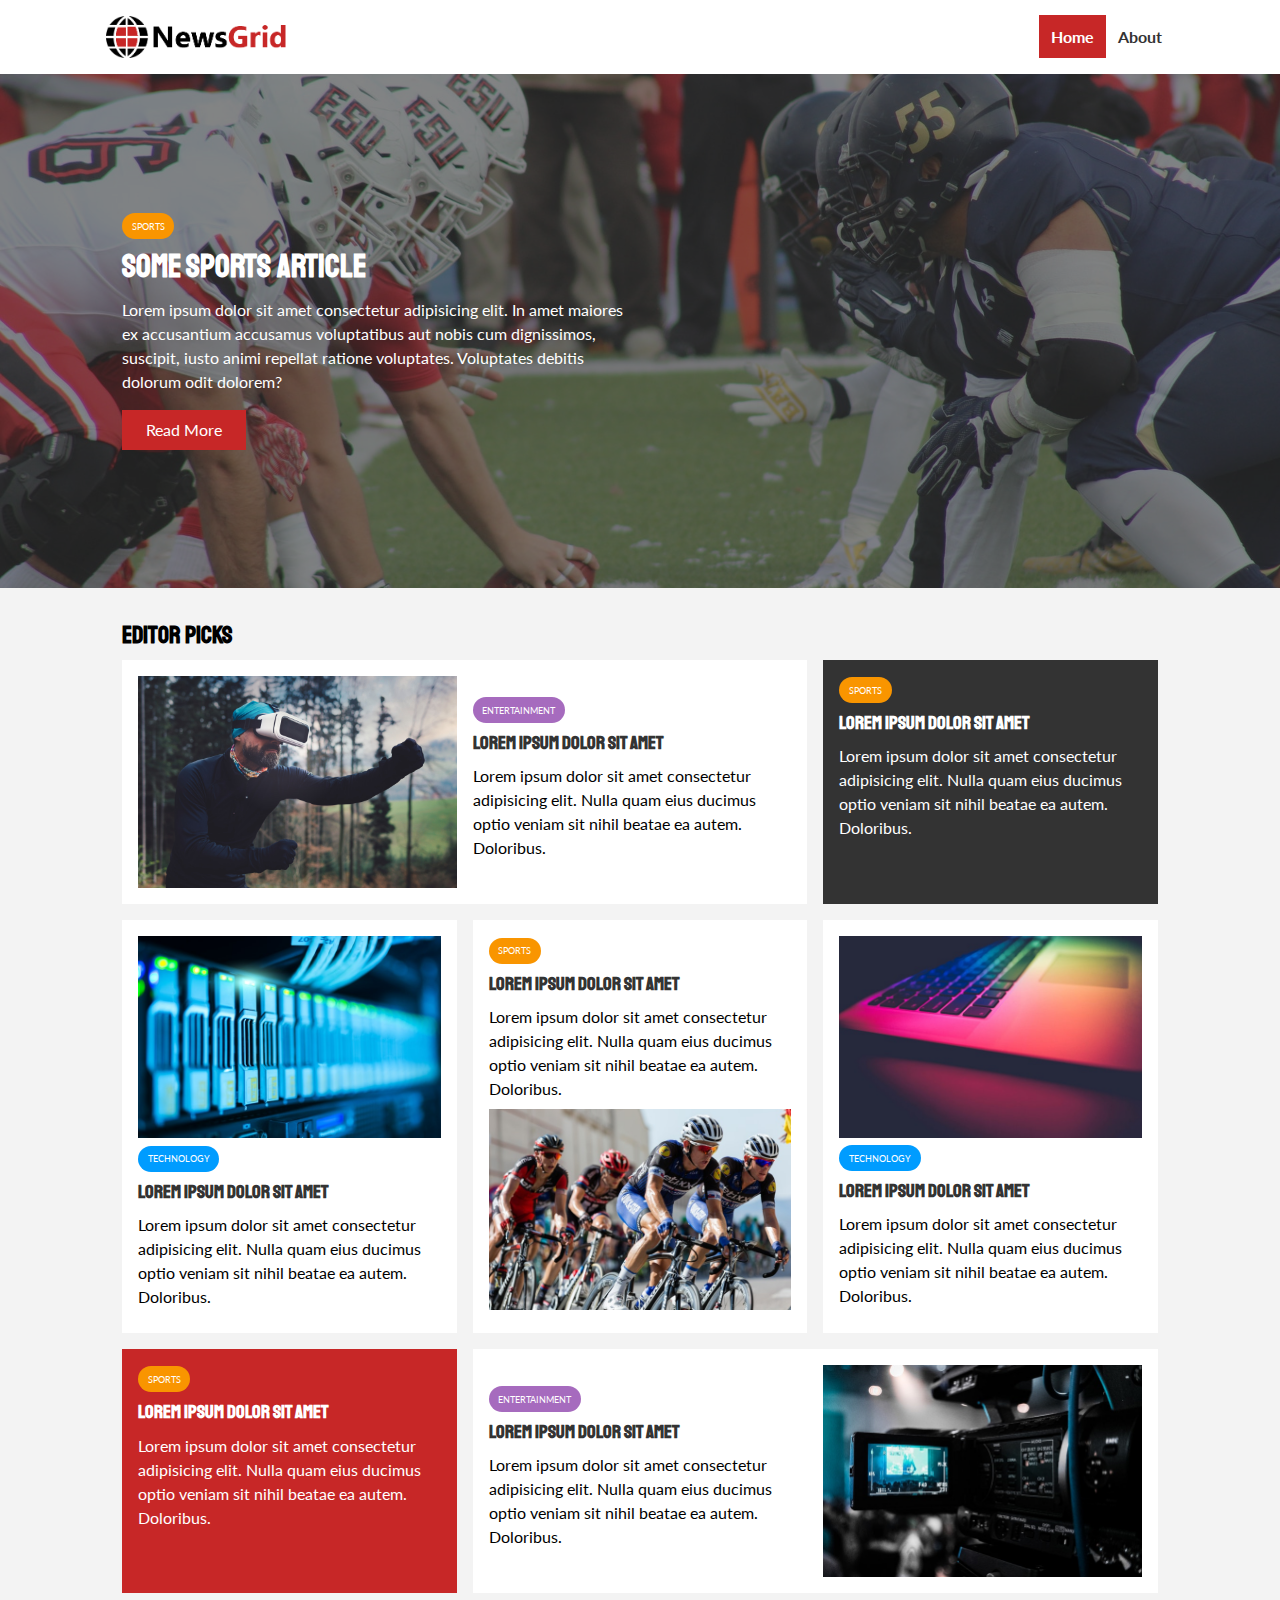
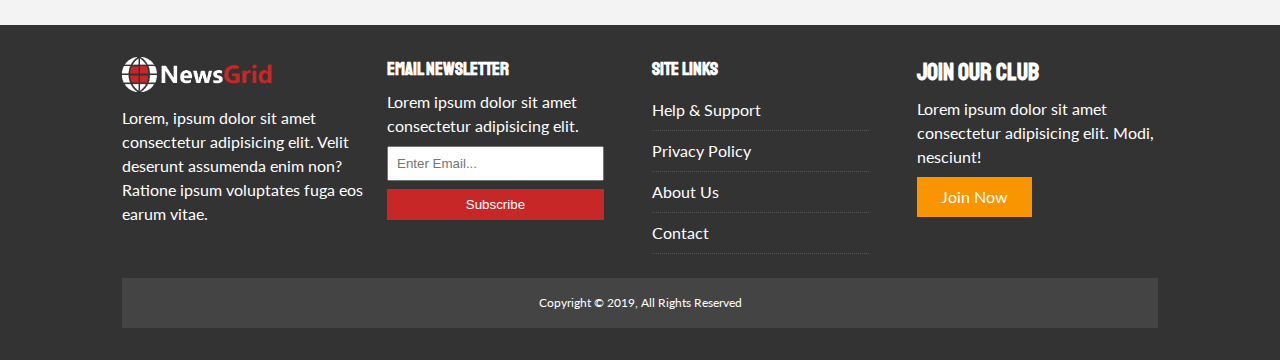
<file: index.html>
<!DOCTYPE html>
<html lang="en">

<head>
    <meta charset="UTF-8">
    <meta name="viewport" content="width=device-width, initial-scale=1.0">
    <link rel="stylesheet" href="https://use.fontawesome.com/releases/v5.6.3/css/all.css"
        integrity="sha384-UHRtZLI+pbxtHCWp1t77Bi1L4ZtiqrqD80Kn4Z8NTSRyMA2Fd33n5dQ8lWUE00s/" crossorigin="anonymous">
    <link href="https://fonts.googleapis.com/css?family=Lato|Staatliches" rel="stylesheet">
    <title>News Grid | Latest News</title>
    <link rel="stylesheet" href="css/styles.css">
    <link rel="stylesheet" media="screen and (max-width:768px)" href="css/mobile.css">
    <link rel="shortcut icon" type="image/x-icon" href="favicon.ico">
</head>

<body>
    <nav id="main-nav">
        <div class="container">
            <img src="img/logo.png" alt="newsGrid" class="logo">
            <div class="social">
                <a href="http://facebook.com" target="_blank"><i class="fab fa-facebook fa-2x"></i></a>
                <a href="http://twitter.com" target="_blank"><i class="fab fa-twitter fa-2x"></i></a>
                <a href="http://instagram.com" target="_blank"><i class="fab fa-instagram fa-2x"></i></a>
                <a href="http://youtube.com" target="_blank"><i class="fab fa-youtube fa-2x"></i></a>
            </div>
            <ul>
                <li><a class="current" href="index.html">Home</a></li>
                <li><a href="about.html">About</a></li>
            </ul>
        </div>
    </nav>

    <!-- Showcase -->
    <header id="showcase">
        <div class="container">
            <div class="showcase-container">
                <div class="showcase-content">
                    <div class="category category-sports">Sports</div>
                    <h1>Some Sports Article</h1>
                    <p>Lorem ipsum dolor sit amet consectetur adipisicing elit. In amet maiores ex accusantium accusamus
                        voluptatibus aut nobis cum dignissimos, suscipit, iusto animi repellat ratione voluptates.
                        Voluptates debitis dolorum odit dolorem?</p>
                    <a href="article.html" class="btn btn-primary">Read More</a>
                </div>
            </div>
        </div>
    </header>


    <!-- Home Articles -->
    <section id="home-articles" class="py-2">
        <div class="container">
            <h2>Editor Picks</h2>
            <div class="articles-container">
                <article class="card">
                    <img src="img/articles/ent1.jpg" alt="">
                    <div>
                        <div class="category category-ent">Entertainment</div>
                        <h3>
                            <a href="article.html">Lorem ipsum dolor sit amet</a>
                        </h3>
                        <p>Lorem ipsum dolor sit amet consectetur adipisicing elit. Nulla quam eius ducimus optio veniam
                            sit nihil beatae ea autem. Doloribus.</p>
                    </div>
                </article>
                <article class="card bg-dark">
                    <div class="category category-sports">Sports</div>
                    <h3>
                        <a href="article.html">Lorem ipsum dolor sit amet</a>
                    </h3>
                    <p>Lorem ipsum dolor sit amet consectetur adipisicing elit. Nulla quam eius ducimus optio veniam sit
                        nihil beatae ea autem. Doloribus.</p>
                </article>
                <article class="card">
                    <img src="img/articles/tech1.jpg" alt="">
                    <div class="category category-tech">Technology</div>
                    <h3>
                        <a href="article.html">Lorem ipsum dolor sit amet</a>
                    </h3>
                    <p>Lorem ipsum dolor sit amet consectetur adipisicing elit. Nulla quam eius ducimus optio veniam sit
                        nihil beatae ea autem. Doloribus.</p>
                </article>
                <article class="card">
                    <div class="category category-sports">Sports</div>
                    <h3>
                        <a href="article.html">Lorem ipsum dolor sit amet</a>
                    </h3>
                    <p>Lorem ipsum dolor sit amet consectetur adipisicing elit. Nulla quam eius ducimus optio veniam sit
                        nihil beatae ea autem. Doloribus.</p>
                    <img src="img/articles/sports1.jpg" alt="">
                </article>
                <article class="card">
                    <img src="img/articles/tech2.jpg" alt="">
                    <div class="category category-tech">Technology</div>
                    <h3>
                        <a href="article.html">Lorem ipsum dolor sit amet</a>
                    </h3>
                    <p>Lorem ipsum dolor sit amet consectetur adipisicing elit. Nulla quam eius ducimus optio veniam sit
                        nihil beatae ea autem. Doloribus.</p>
                </article>
                <article class="card bg-primary">
                    <div class="category category-sports">Sports</div>
                    <h3>
                        <a href="article.html">Lorem ipsum dolor sit amet</a>
                    </h3>
                    <p>Lorem ipsum dolor sit amet consectetur adipisicing elit. Nulla quam eius ducimus optio veniam sit
                        nihil beatae ea autem. Doloribus.</p>
                </article>
                <article class="card">
                    <div>
                        <div class="category category-ent">Entertainment</div>
                        <h3>
                            <a href="article.html">Lorem ipsum dolor sit amet</a>
                        </h3>
                        <p>Lorem ipsum dolor sit amet consectetur adipisicing elit. Nulla quam eius ducimus optio veniam
                            sit nihil beatae ea autem. Doloribus.</p>
                    </div>
                    <img src="img/articles/ent2.jpg" alt="">
                </article>
            </div>
        </div>
    </section>

    <!-- Footer -->
    <footer id="main-footer" class="py-2">
        <div class="container footer-container">
            <div>
                <img src="img/logo_light.png" alt="NewsGrid">
                <p>Lorem, ipsum dolor sit amet consectetur adipisicing elit. Velit deserunt assumenda enim non? Ratione
                    ipsum voluptates fuga eos earum vitae.</p>
            </div>
            <div>
                <h3>Email Newsletter</h3>
                <p>Lorem ipsum dolor sit amet consectetur adipisicing elit.</p>
                <form>
                    <input type="email" placeholder="Enter Email...">
                    <input type="submit" value="Subscribe" class="btn btn-primary">
                </form>
            </div>
            <div>
                <h3>Site Links</h3>
                <ul class="list">
                    <li><a href="#">Help & Support</a></li>
                    <li><a href="#">Privacy Policy</a></li>
                    <li><a href="#">About Us</a></li>
                    <li><a href="#">Contact</a></li>
                </ul>
            </div>
            <div>
                <h2>Join Our Club</h2>
                <p>Lorem ipsum dolor sit amet consectetur adipisicing elit. Modi, nesciunt!</p>
                <a href="#" class="btn btn-secondary">Join Now</a>
            </div>
            <div>
                <p>
                    Copyright &copy; 2019, All Rights Reserved
                </p>
            </div>
        </div>
    </footer>

</body>

</html>
</file>
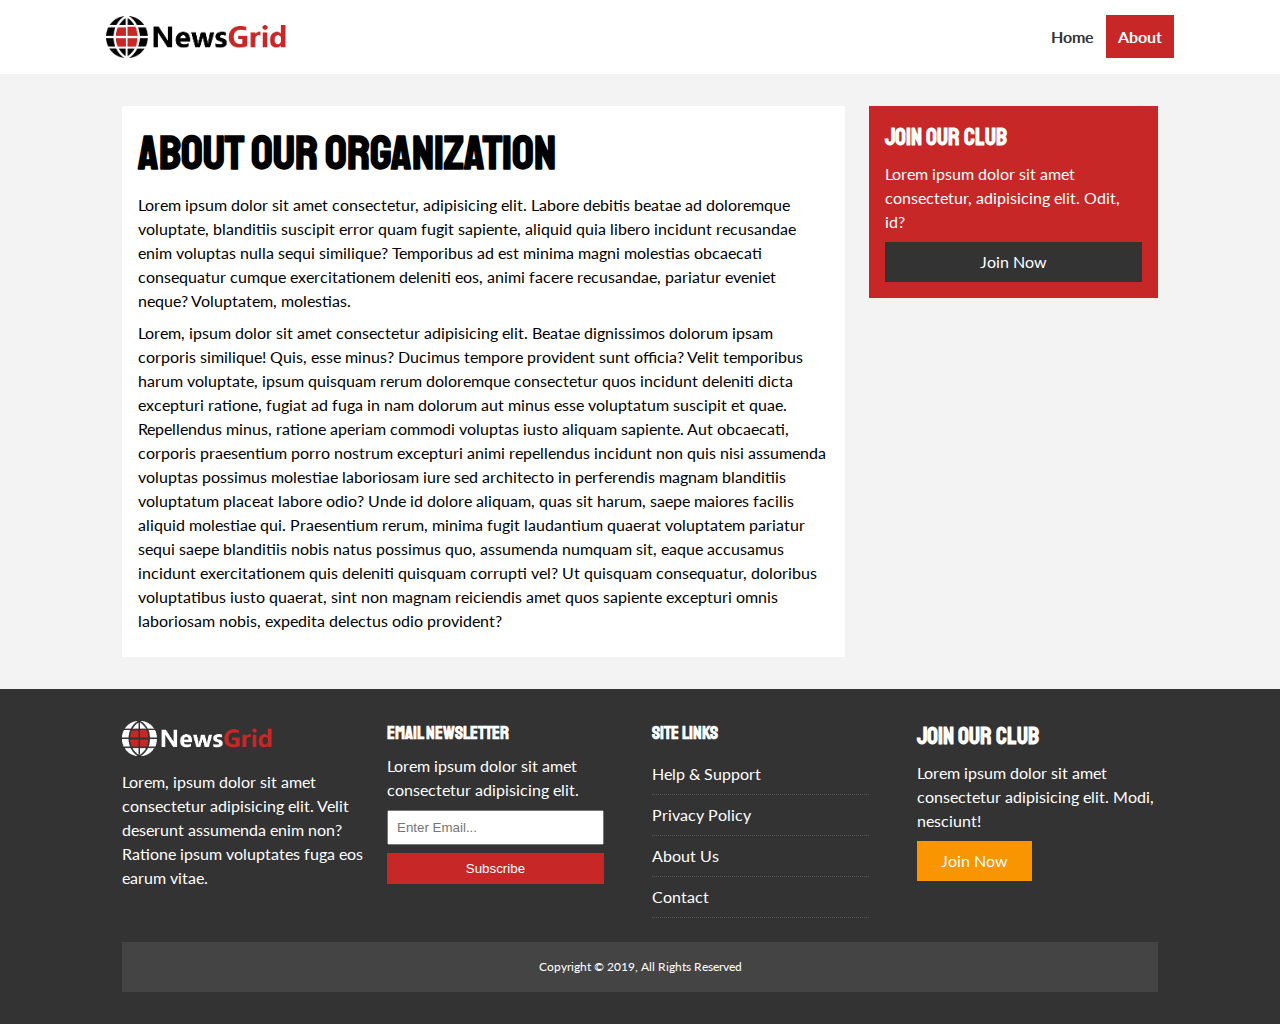
<file: about.html>
<!DOCTYPE html>
<html lang="en">

<head>
    <meta charset="UTF-8">
    <meta name="viewport" content="width=device-width, initial-scale=1.0">
    <link rel="stylesheet" href="https://use.fontawesome.com/releases/v5.6.3/css/all.css"
        integrity="sha384-UHRtZLI+pbxtHCWp1t77Bi1L4ZtiqrqD80Kn4Z8NTSRyMA2Fd33n5dQ8lWUE00s/" crossorigin="anonymous">
    <link href="https://fonts.googleapis.com/css?family=Lato|Staatliches" rel="stylesheet">
    <link rel="stylesheet" href="css/styles.css">
    <link rel="stylesheet" media="screen and (max-width: 768px)" href="css/mobile.css">
    <link rel="shortcut icon" type="image/x-icon" href="favicon.ico">
    <title>NewsGrid | About</title>
</head>

<body>
    <nav id="main-nav">
        <div class="container">
            <img src="img/logo.png" alt="NewsGrid" class="logo">
            <div class="social">
                <a href="http://facebook.com" target="_blank"><i class="fab fa-facebook fa-2x"></i></a>
                <a href="http://twitter.com" target="_blank"><i class="fab fa-twitter fa-2x"></i></a>
                <a href="http://instagram.com" target="_blank"><i class="fab fa-instagram fa-2x"></i></a>
                <a href="http://youtube.com" target="_blank"><i class="fab fa-youtube fa-2x"></i></a>
            </div>
            <ul>
                <li><a href="index.html">Home</a></li>
                <li><a class="current" href="about.html">About</a></li>
            </ul>
        </div>
    </nav>

    <section id="about">
        <div class="container">
            <div class="page-container">
                <article class="card">
                    <h1 class="l-heading">About Our Organization</h1>
                    <p>Lorem ipsum dolor sit amet consectetur, adipisicing elit. Labore debitis beatae ad doloremque
                        voluptate, blanditiis suscipit error quam fugit sapiente, aliquid quia libero incidunt
                        recusandae enim voluptas nulla sequi similique? Temporibus ad est minima magni molestias
                        obcaecati consequatur cumque exercitationem deleniti eos, animi facere recusandae, pariatur
                        eveniet neque? Voluptatem, molestias.</p>
                    <p>Lorem, ipsum dolor sit amet consectetur adipisicing elit. Beatae dignissimos dolorum ipsam
                        corporis similique! Quis, esse minus? Ducimus tempore provident sunt officia? Velit temporibus
                        harum voluptate, ipsum quisquam rerum doloremque consectetur quos incidunt deleniti dicta
                        excepturi ratione, fugiat ad fuga in nam dolorum aut minus esse voluptatum suscipit et quae.
                        Repellendus minus, ratione aperiam commodi voluptas iusto aliquam sapiente. Aut obcaecati,
                        corporis praesentium porro nostrum excepturi animi repellendus incidunt non quis nisi assumenda
                        voluptas possimus molestiae laboriosam iure sed architecto in perferendis magnam blanditiis
                        voluptatum placeat labore odio? Unde id dolore aliquam, quas sit harum, saepe maiores facilis
                        aliquid molestiae qui. Praesentium rerum, minima fugit laudantium quaerat voluptatem pariatur
                        sequi saepe blanditiis nobis natus possimus quo, assumenda numquam sit, eaque accusamus incidunt
                        exercitationem quis deleniti quisquam corrupti vel? Ut quisquam consequatur, doloribus
                        voluptatibus iusto quaerat, sint non magnam reiciendis amet quos sapiente excepturi omnis
                        laboriosam nobis, expedita delectus odio provident?</p>
                </article>
                <aside class="card bg-primary">
                    <h2>Join Our Club</h2>
                    <p>Lorem ipsum dolor sit amet consectetur, adipisicing elit. Odit, id?</p>
                    <a href="#" class="btn btn-dark btn-block">Join Now</a>
                </aside>
            </div>
        </div>
    </section>

    <!-- Footer -->
    <footer id="main-footer" class="py-2">
        <div class="container footer-container">
            <div>
                <img src="img/logo_light.png" alt="NewsGrid">
                <p>Lorem, ipsum dolor sit amet consectetur adipisicing elit. Velit deserunt assumenda enim non? Ratione
                    ipsum voluptates fuga eos earum vitae.</p>
            </div>
            <div>
                <h3>Email Newsletter</h3>
                <p>Lorem ipsum dolor sit amet consectetur adipisicing elit.</p>
                <form>
                    <input type="email" placeholder="Enter Email...">
                    <input type="submit" value="Subscribe" class="btn btn-primary">
                </form>
            </div>
            <div>
                <h3>Site Links</h3>
                <ul class="list">
                    <li><a href="#">Help & Support</a></li>
                    <li><a href="#">Privacy Policy</a></li>  
                    <li><a href="#">About Us</a></li>
                    <li><a href="#">Contact</a></li>
                </ul>
            </div>
            <div>
                <h2>Join Our Club</h2>
                <p>Lorem ipsum dolor sit amet consectetur adipisicing elit. Modi, nesciunt!</p>
                <a href="#" class="btn btn-secondary">Join Now</a>
            </div>
            <div>
                <p>
                    Copyright &copy; 2019, All Rights Reserved
                </p>
            </div>
        </div>
    </footer>

</body>

</html>
</file>
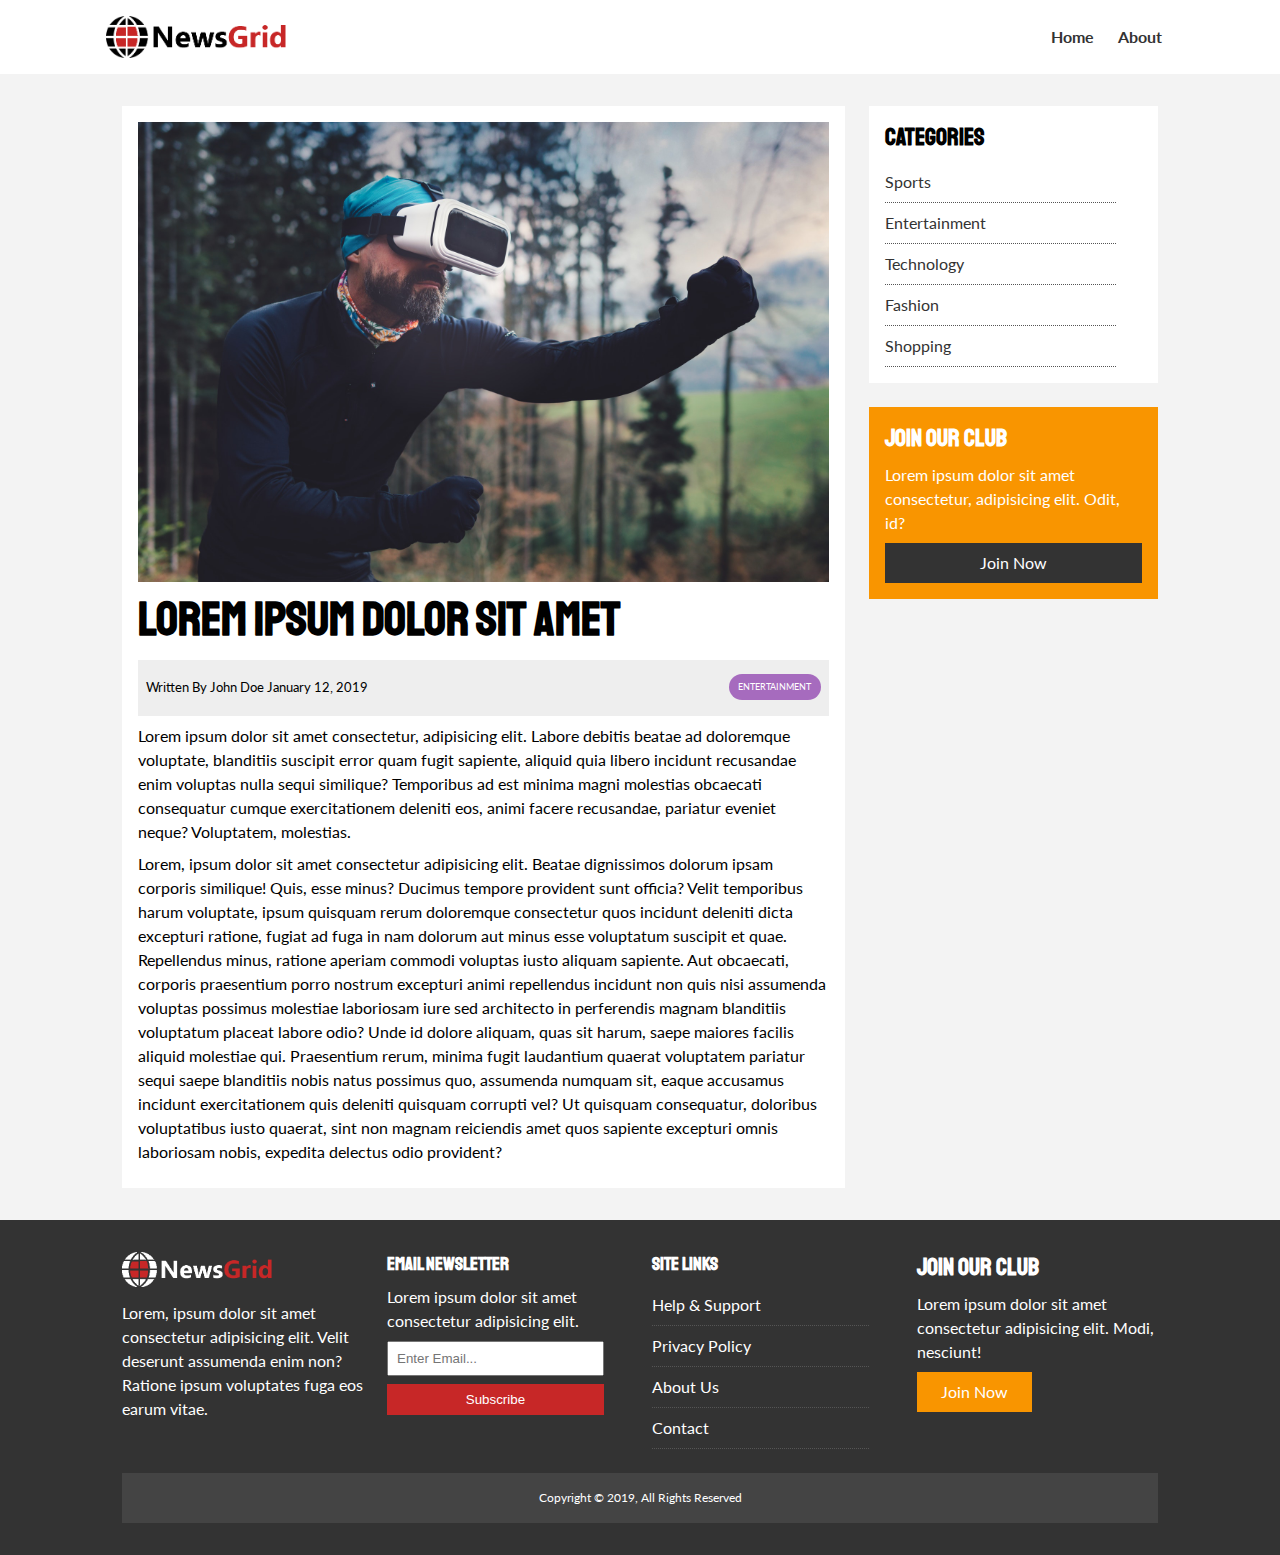
<file: article.html>
<!DOCTYPE html>
<html lang="en">
<head>
  <meta charset="UTF-8">
  <meta name="viewport" content="width=device-width, initial-scale=1.0">
  <meta http-equiv="X-UA-Compatible" content="ie=edge">
  <link rel="stylesheet" href="https://use.fontawesome.com/releases/v5.6.3/css/all.css" integrity="sha384-UHRtZLI+pbxtHCWp1t77Bi1L4ZtiqrqD80Kn4Z8NTSRyMA2Fd33n5dQ8lWUE00s/" crossorigin="anonymous">
  <link href="https://fonts.googleapis.com/css?family=Lato|Staatliches" rel="stylesheet">
  <link rel="stylesheet" href="css/styles.css">
  <link rel="stylesheet" media="screen and (max-width: 768px)" href="css/mobile.css">
  <link rel="shortcut icon" type="image/x-icon" href="favicon.ico">
  <title>NewsGrid | Latest News</title>
</head>
<body>
  <nav id="main-nav">
    <div class="container">
      <img src="img/logo.png" alt="NewsGrid" class="logo">
      <div class="social">
        <a href="http://facebook.com" target="_blank"><i class="fab fa-facebook fa-2x"></i></a>
        <a href="http://twitter.com" target="_blank"><i class="fab fa-twitter fa-2x"></i></a>
        <a href="http://instagram.com" target="_blank"><i class="fab fa-instagram fa-2x"></i></a>
        <a href="http://youtube.com" target="_blank"><i class="fab fa-youtube fa-2x"></i></a>
      </div>
      <ul>
        <li><a href="index.html">Home</a></li>
        <li><a href="about.html">About</a></li>
      </ul>
    </div>
  </nav>

  <section id="article">
    <div class="container">
      <div class="page-container">
        <article class="card">
          <img src="img/articles/ent1.jpg" alt="">
          <h1 class="l-heading">Lorem ipsum dolor sit amet</h1>
          <div class="meta">
            <small>
              <i class="fas fa-user"></i> Written By John Doe January 12, 2019
            </small>
            <div class="category category-ent">Entertainment</div>
          </div>
          <p>Lorem ipsum dolor sit amet consectetur, adipisicing elit. Labore debitis beatae ad doloremque voluptate, blanditiis suscipit error quam fugit sapiente, aliquid quia libero incidunt recusandae enim voluptas nulla sequi similique? Temporibus ad est minima magni molestias obcaecati consequatur cumque exercitationem deleniti eos, animi facere recusandae, pariatur eveniet neque? Voluptatem, molestias.</p>
          <p>Lorem, ipsum dolor sit amet consectetur adipisicing elit. Beatae dignissimos dolorum ipsam corporis similique! Quis, esse minus? Ducimus tempore provident sunt officia? Velit temporibus harum voluptate, ipsum quisquam rerum doloremque consectetur quos incidunt deleniti dicta excepturi ratione, fugiat ad fuga in nam dolorum aut minus esse voluptatum suscipit et quae. Repellendus minus, ratione aperiam commodi voluptas iusto aliquam sapiente. Aut obcaecati, corporis praesentium porro nostrum excepturi animi repellendus incidunt non quis nisi assumenda voluptas possimus molestiae laboriosam iure sed architecto in perferendis magnam blanditiis voluptatum placeat labore odio? Unde id dolore aliquam, quas sit harum, saepe maiores facilis aliquid molestiae qui. Praesentium rerum, minima fugit laudantium quaerat voluptatem pariatur sequi saepe blanditiis nobis natus possimus quo, assumenda numquam sit, eaque accusamus incidunt exercitationem quis deleniti quisquam corrupti vel? Ut quisquam consequatur, doloribus voluptatibus iusto quaerat, sint non magnam reiciendis amet quos sapiente excepturi omnis laboriosam nobis, expedita delectus odio provident?</p>
        </article>

        <aside id="categories" class="card">
          <h2>Categories</h2>
          <ul class="list">
            <li><a href="#"><i class="fas fa-chevron-right"></i> Sports</a></li>
            <li><a href="#"><i class="fas fa-chevron-right"></i> Entertainment</a></li>
            <li><a href="#"><i class="fas fa-chevron-right"></i> Technology</a></li>
            <li><a href="#"><i class="fas fa-chevron-right"></i> Fashion</a></li>
            <li><a href="#"><i class="fas fa-chevron-right"></i> Shopping</a></li>
          </ul>
        </aside>

        <aside class="card bg-secondary">
          <h2>Join Our Club</h2>
          <p>Lorem ipsum dolor sit amet consectetur, adipisicing elit. Odit, id?</p>
          <a href="#" class="btn btn-dark btn-block">Join Now</a>
        </aside>
      </div>
    </div>
  </section>

  <!-- Footer -->
  <footer id="main-footer" class="py-2">
    <div class="container footer-container">
      <div>
        <img src="img/logo_light.png" alt="NewsGrid">
        <p>Lorem, ipsum dolor sit amet consectetur adipisicing elit. Velit deserunt assumenda enim non? Ratione ipsum voluptates fuga eos earum vitae.</p>
      </div>
      <div>
        <h3>Email Newsletter</h3>
        <p>Lorem ipsum dolor sit amet consectetur adipisicing elit.</p>
        <form>
          <input type="email" placeholder="Enter Email...">
          <input type="submit" value="Subscribe" class="btn btn-primary">
        </form>
      </div>
      <div>
        <h3>Site Links</h3>
        <ul class="list">
          <li><a href="#">Help & Support</a></li>
          <li><a href="#">Privacy Policy</a></li>
          <li><a href="#">About Us</a></li>
          <li><a href="#">Contact</a></li>
        </ul>
      </div>
      <div>
        <h2>Join Our Club</h2>
        <p>Lorem ipsum dolor sit amet consectetur adipisicing elit. Modi, nesciunt!</p>
        <a href="#" class="btn btn-secondary">Join Now</a>
      </div>
      <div>
        <p>
          Copyright &copy; 2019, All Rights Reserved
        </p>
      </div>
    </div>
  </footer>

</body>
</html>
</file>
<file: css/styles.css>
:root {
    --primary-color: #c72727;
    --secondary-color: #f99500;
    --light-color: #f3f3f3;
    --dark-color: #333;
    --max-width: 1100px;
  }
  
  .category {
    --sports-color: #f99500;
    --ent-color: #a66bbe;
    --tech-color: #009cff;
  }
  
  * {
    margin: 0;
    padding: 0;
    box-sizing: border-box;
  }
  
  body {
    font-family: 'Lato', sans-serif;
    line-height: 1.5;
    background: var(--light-color);
  }
  
  a {
    color: #333;
    text-decoration: none;
  }
  
  ul {
    list-style: none;
  }
  
  p {
    margin: .5rem 0;
  }
  
  img {
    width: 100%;
  }
  
  h1, h2, h3, h4, h5, h6 {
    font-family: 'Staatliches', cursive;
    margin-bottom: .55rem;
    line-height: 1.3;
  }
  
  /* Utility */
  .container {
    max-width: var(--max-width);
    margin: auto;
    padding: 0 2rem;
    overflow: hidden;
  }
  
  .category {
    display: inline-block;
    color: #fff;
    font-size: 0.55rem;
    text-transform: uppercase;
    padding: 0.4rem 0.6rem;
    border-radius: 15px;
    margin-bottom: 0.5rem;
  }
  .category-sports { background: var(--sports-color) }
.category-ent { background: var(--ent-color) }
.category-tech { background: var(--tech-color) }

.btn {
  display: inline-block;
  border: none;
  background: var(--dark-color);
  color: #fff;
  padding: 0.5rem 1.5rem;
}

.btn-light { background: var(--light-color) }
.btn-primary { background: var(--primary-color) }
.btn-secondary { background: var(--secondary-color) }

.btn-block {
  display: block;
  width: 100%;
  text-align: center;
}

.btn:hover {
  opacity: 0.9;
}

.card {
  background: #fff;
  padding: 1rem;
}

.bg-dark {
  background: var(--dark-color);
  color: #fff;
}

.bg-primary {
  background: var(--primary-color);
  color: #fff;
}

.bg-secondary {
  background: var(--secondary-color);
  color: #fff;
}

.bg-dark h1,
.bg-dark h2,
.bg-dark h3,
.bg-dark a,
.bg-primary h1,
.bg-primary h2,
.bg-primary h3,
.bg-primary a,
.bg-secondary h1,
.bg-secondary h2,
.bg-secondary h3,
.bg-secondary a {
  color: #fff;
}

.py-1 { padding: 1.5rem 0 }
.py-2 { padding: 2rem 0 }
.py-3 { padding: 3rem 0 }
.p-1 { padding: 1.5rem }
.p-2 { padding: 2rem }
.p-3 { padding: 3rem }

.l-heading {
  font-size: 3rem;
}

.list li {
  padding: .5rem 0;
  border-bottom: #555 dotted 1px;
  width: 90%;
}

.list li a:hover {
  color: var(--primary-color) !important;
}

/* Inner page grid container */
.page-container {
  display: grid;
  grid-template-columns: 5fr 2fr;
  margin: 2rem 0;
  grid-gap: 1.5rem;
}

.page-container > *:first-child {
  grid-row: 1 / span 3;
}

/* Navigation */
#main-nav {
  background: #fff;
  position: sticky;
  top: 0;
  z-index: 2;
}

#main-nav .container {
  display: grid;
  grid-template-columns: 6fr 3fr 2fr;
  padding: 1rem;
  align-items: center;
}

#main-nav .logo {
  width: 180px;
}

#main-nav ul {
  justify-self: end;
  display: flex;
}

#main-nav ul li a {
  padding: 0.75rem;
  font-weight: bold;
}

#main-nav ul li a.current {
  background: var(--primary-color);
  color: #fff;
}

#main-nav ul li a:hover {
  background: var(--light-color);
  color: var(--dark-color);
}

#main-nav .social {
  justify-self: center;
}

#main-nav .social i {
  color: #777;
  margin-right: .5rem;
}

/* Showcase */
#showcase {
  color: #fff;
  background: #333;
  padding: 2rem;
  position: relative;
}

#showcase:before {
  content: '';
  background: url('../img/featured.jpg') no-repeat center center/cover;
  position: absolute;
  top: 0;
  left: 0;
  width: 100%;
  height: 100%;
  opacity: 0.4;
}

#showcase .showcase-container {
  display: grid;
  grid-template-columns: repeat(2, 1fr);
  justify-content: center;
  align-items: center;
  height: 50vh;
}

#showcase .showcase-content {
  z-index: 1;
}

#showcase .showcase-content p {
  margin-bottom: 1rem;
}
/* Home Articles */
#home-articles .articles-container {
    display: grid;
    grid-template-columns: repeat(3, 1fr);
    grid-gap: 1rem;
  }
  
  #home-articles .articles-container > *:first-child,
  #home-articles .articles-container > *:last-child {
    display: grid;
    grid-template-columns: repeat(2, 1fr);
    grid-gap: 1rem;
    align-items: center;
    grid-column: 1 / span 2;
  }
  
  #home-articles .articles-container > *:last-child {
    grid-column: 2 / span 2;
  }
  
  #article .meta {
    display: flex;
    justify-content: space-between;
    align-items: center;
    background: #eee;
    padding: 0.5rem;
  }
  
  #article .meta .category {
    margin-top: 0.4rem;
  }
  
  /* Footer */
  #main-footer {
    background: var(--dark-color);
    color: #fff;
  }
  
  #main-footer img {
    width: 150px;
  }
  
  #main-footer a {
    color: #fff;
  }
  
  #main-footer .footer-container {
    display: grid;
    grid-template-columns: repeat(4, 1fr);
    grid-gap: 1.5rem;
  }
  
  #main-footer .footer-container > *:last-child {
    background: #444;
    grid-column: 1 / span 4;
    padding: .5rem;
    text-align: center;
    font-size: 0.75rem;
  }
  
  #main-footer .footer-container input[type='email'] {
    width: 90%;
    padding: 0.5rem;
    margin-bottom: 0.5rem;
  }
  
  #main-footer .footer-container input[type='submit'] {
    width: 90%;
  }
</file>
<file: css/mobile.css>
/* Navigation */
#main-nav .social {
    display: none;
  }
  
  #main-nav .container {
    grid-template-columns: 1fr;
    grid-gap: 1.2rem;
  }
  
  #main-nav ul,
  #main-nav .logo {
    justify-self: center;
  }
  
  #main-nav ul li a {
    padding: 0.50rem;
  }
  
  #home-articles .articles-container {
    grid-template-columns: repeat(2, 1fr);
  }
  
  #home-articles .articles-container > *:first-child,
  #home-articles .articles-container > *:last-child {
    grid-template-columns: 1fr;
    grid-column: 1;
  }
  
  @media(max-width: 600px) {
    /* Stack Grid Items */
    #showcase .showcase-container,
    #home-articles .articles-container,
    #main-footer .footer-container {
      grid-template-columns: 1fr;
    }
  
    #main-footer .footer-container > *:last-child {
      grid-column: 1;
    }
  
    #main-footer .footer-container > *:first-child,
    #main-footer .footer-container > *:nth-child(2){
      border-bottom: #444 dotted 1px;
      padding-bottom: 1rem;
    }
  
    .page-container {
      grid-template-columns: 1fr;
      text-align: center;
    }
  
    .page-container > *:first-child {
      grid-row: 1;
    }
  
    .l-heading {
      font-size: 2rem;
    }
  }
</file>
